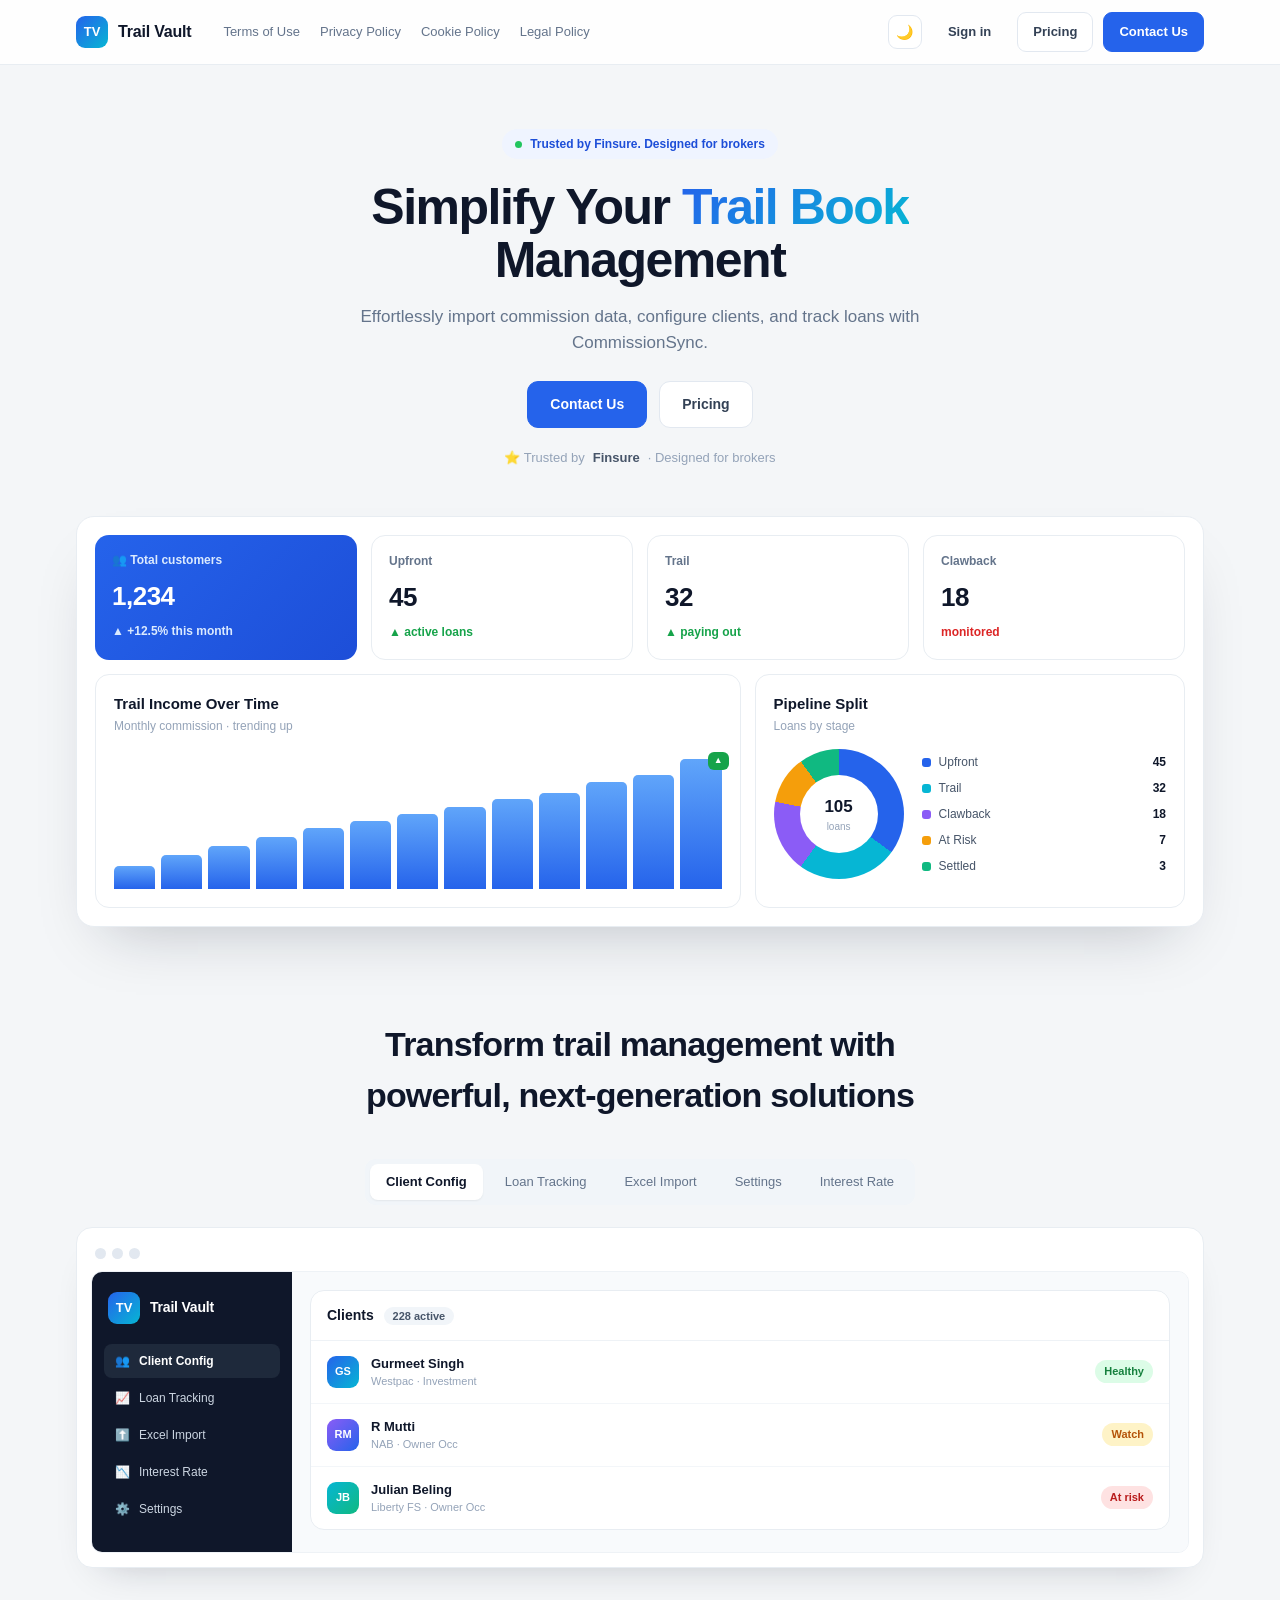
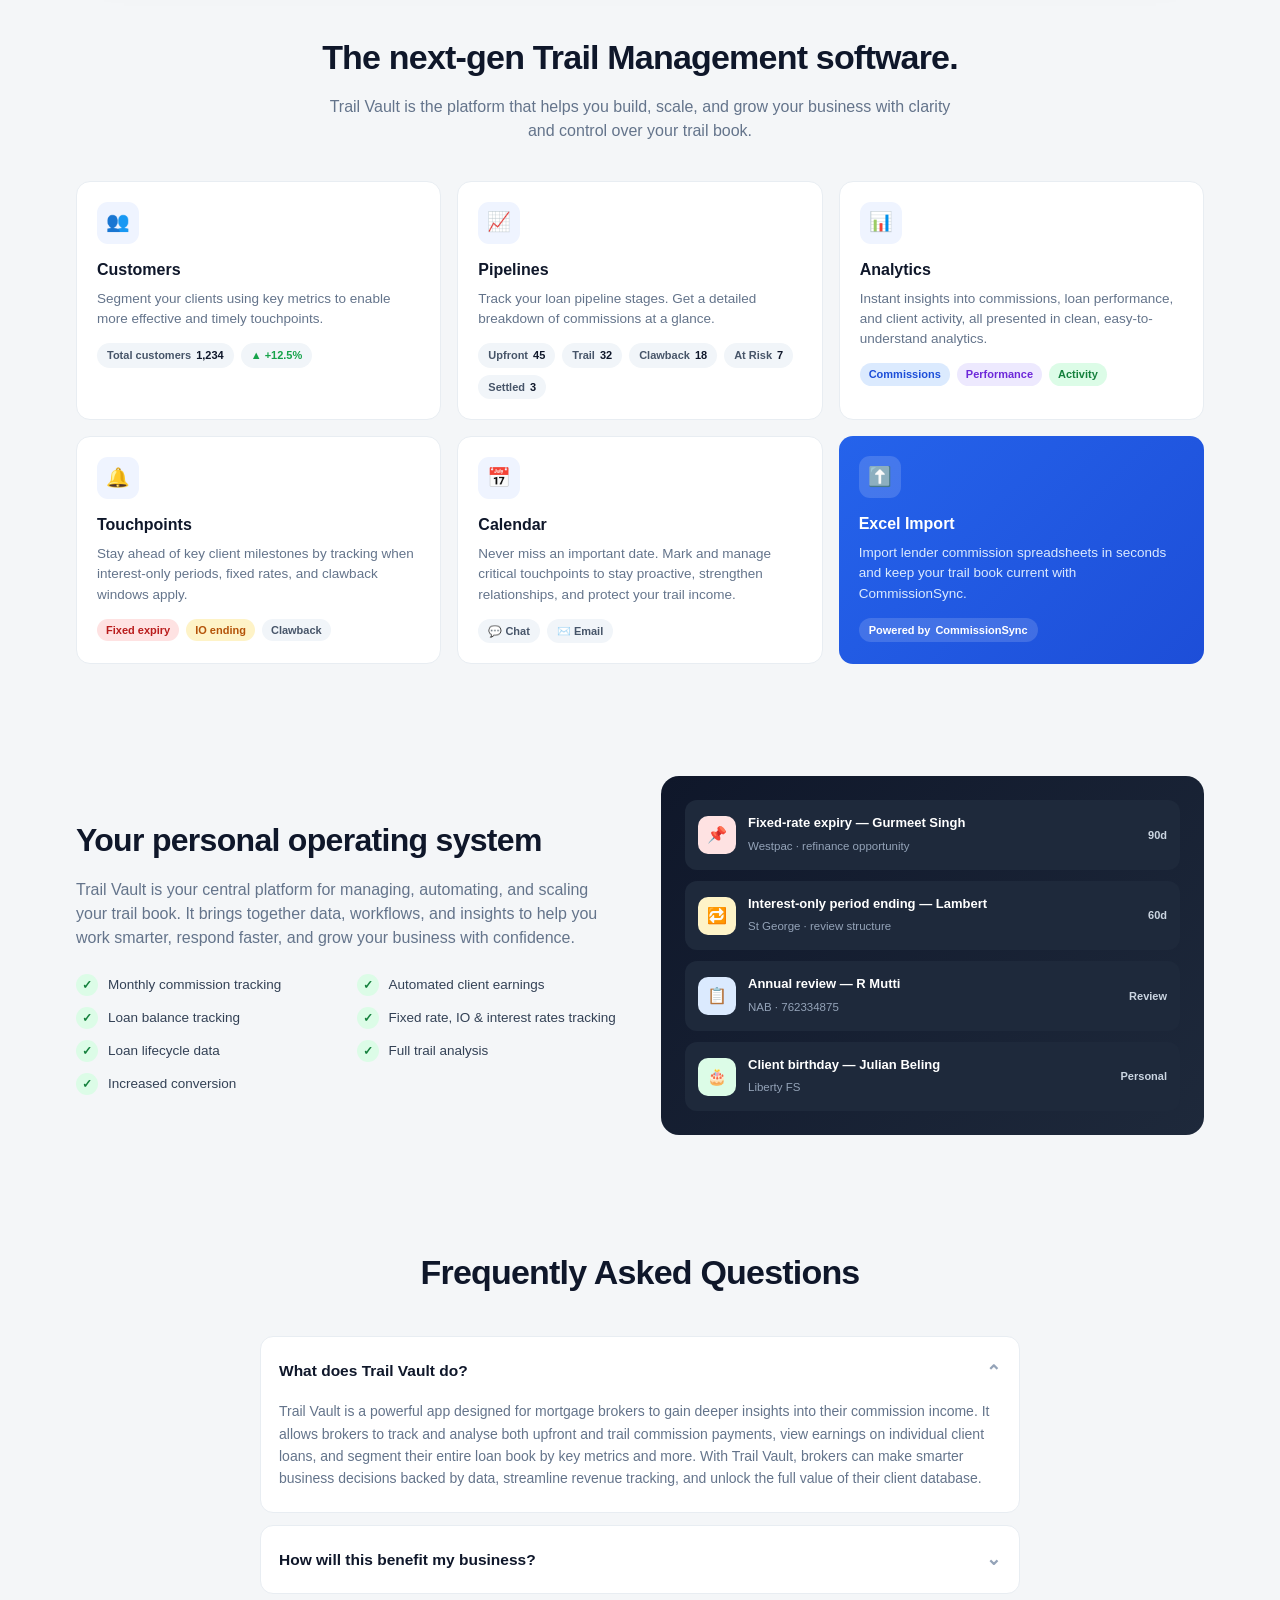
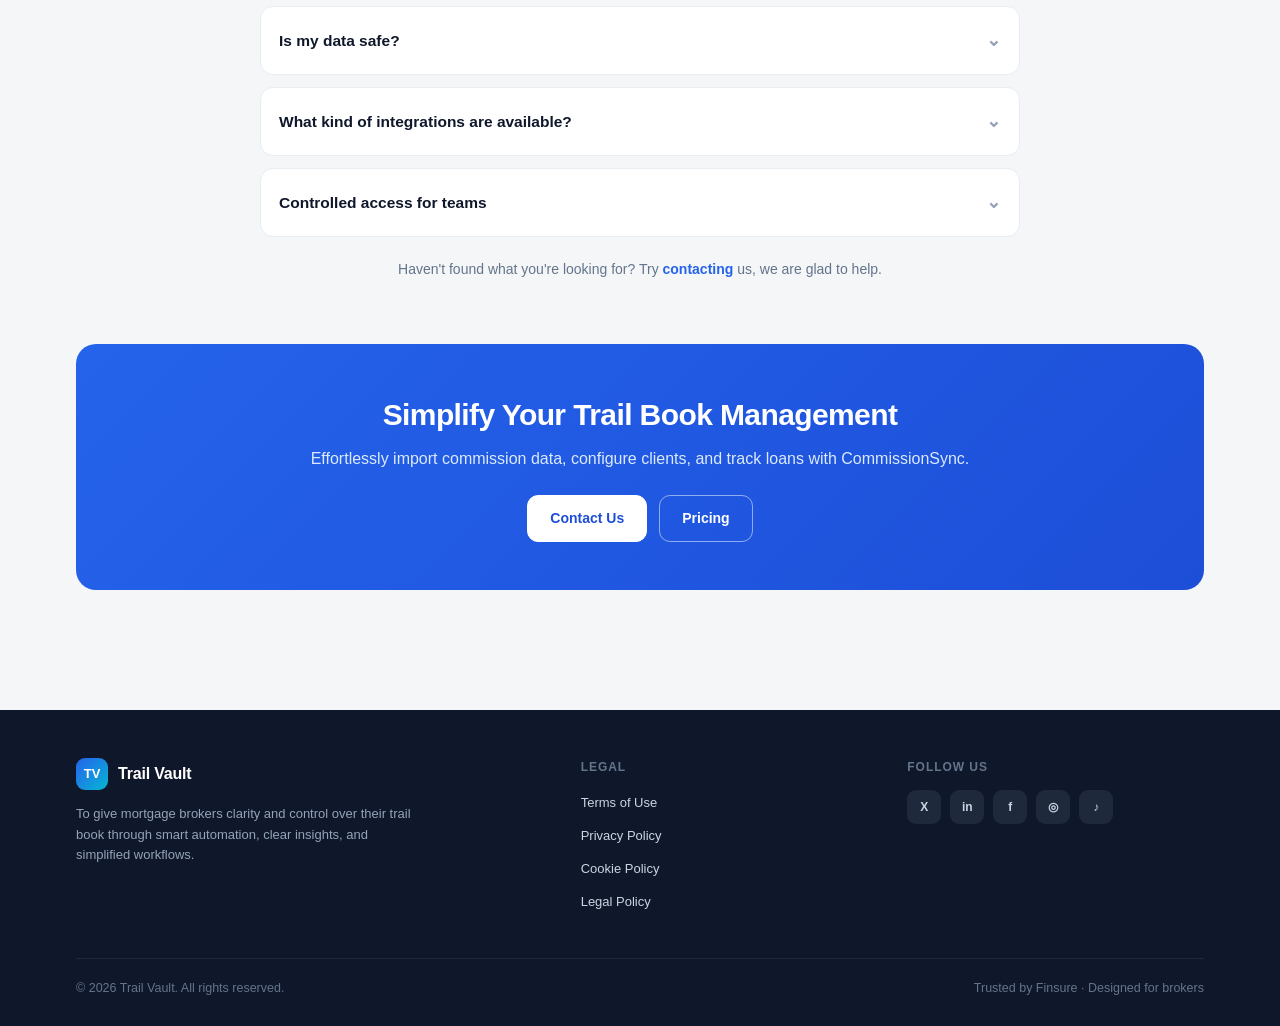
<file: trail-vault-homepage.html>
<!DOCTYPE html>
<html lang="en">
<head>
<meta charset="UTF-8">
<meta name="viewport" content="width=device-width,initial-scale=1">
<title>Trail Vault — Simplify Your Trail Book Management</title>
<style>
*{margin:0;padding:0;box-sizing:border-box;font-family:-apple-system,'Segoe UI',Roboto,Inter,sans-serif}
body{background:#f4f6f8;color:#0f172a;line-height:1.5;overflow-x:hidden}
a{text-decoration:none;color:inherit}
img{max-width:100%}
.wrap{max-width:1180px;margin:0 auto;padding:0 26px}

/* ---------- top nav ---------- */
.nav{position:sticky;top:0;z-index:40;background:rgba(255,255,255,.86);backdrop-filter:blur(10px);border-bottom:1px solid #e8edf2}
.nav .wrap{display:flex;align-items:center;gap:18px;height:64px}
.brand{display:flex;align-items:center;gap:10px}
.brand .logo{width:32px;height:32px;border-radius:9px;background:linear-gradient(135deg,#2563eb,#06b6d4);display:flex;align-items:center;justify-content:center;color:#fff;font-weight:800;font-size:13px}
.brand b{font-size:16px;font-weight:800;letter-spacing:-.2px}
.nav .links{display:flex;gap:20px;margin-left:14px}
.nav .links a{font-size:13px;color:#64748b;font-weight:500}
.nav .links a:hover{color:#0f172a}
.nav .right{margin-left:auto;display:flex;align-items:center;gap:10px}
.theme{width:34px;height:34px;border:1px solid #e2e8f0;border-radius:9px;background:#fff;display:flex;align-items:center;justify-content:center;font-size:14px;cursor:pointer}
.btn{font-size:13px;font-weight:600;padding:9px 15px;border-radius:9px;border:1px solid #e2e8f0;background:#fff;color:#334155;cursor:pointer;display:inline-flex;align-items:center;gap:7px}
.btn:hover{border-color:#cbd5e1}
.btn.primary{background:#2563eb;border-color:#2563eb;color:#fff}
.btn.primary:hover{background:#1d4ed8}
.btn.ghost{background:transparent;border-color:transparent;color:#334155}
.btn.lg{padding:12px 22px;font-size:14px;border-radius:11px}

/* ---------- hero ---------- */
.hero{padding:64px 0 36px}
.eyebrow{display:inline-flex;align-items:center;gap:8px;background:#eff4ff;color:#1d4ed8;font-size:12px;font-weight:600;padding:6px 13px;border-radius:30px;margin-bottom:22px}
.eyebrow i{width:7px;height:7px;border-radius:50%;background:#22c55e}
.hero h1{font-size:50px;line-height:1.05;font-weight:800;letter-spacing:-1.5px;max-width:760px;margin:0 auto;text-align:center}
.hero h1 .grad{background:linear-gradient(135deg,#2563eb,#06b6d4);-webkit-background-clip:text;background-clip:text;color:transparent}
.hero .lead{font-size:17px;color:#64748b;max-width:560px;margin:18px auto 0;text-align:center}
.hero .cta{display:flex;gap:12px;justify-content:center;margin-top:26px}
.hero .trust{display:flex;align-items:center;justify-content:center;gap:8px;margin-top:20px;font-size:13px;color:#94a3b8}
.hero .trust b{color:#475569;font-weight:600}
.heroctr{text-align:center}

/* dashboard preview */
.preview{margin-top:48px;background:#fff;border:1px solid #e8edf2;border-radius:18px;padding:18px;box-shadow:0 30px 60px -30px rgba(15,23,42,.25)}
.kpis{display:grid;grid-template-columns:repeat(4,1fr);gap:14px}
.kpi{background:#fff;border:1px solid #e8edf2;border-radius:14px;padding:16px 17px;position:relative;overflow:hidden}
.kpi .lab{font-size:12px;color:#64748b;font-weight:600;display:flex;align-items:center;gap:6px}
.kpi .val{font-size:26px;font-weight:800;margin-top:8px;letter-spacing:-.5px}
.kpi .delta{font-size:12px;font-weight:600;margin-top:6px;display:inline-flex;gap:4px}
.up{color:#16a34a}.down{color:#dc2626}
.kpi.accent{background:linear-gradient(135deg,#2563eb,#1d4ed8);border:none;color:#fff}
.kpi.accent .lab,.kpi.accent .delta{color:#dbeafe}
.prow{display:grid;grid-template-columns:1.5fr 1fr;gap:14px;margin-top:14px}
.card{background:#fff;border:1px solid #e8edf2;border-radius:14px;padding:18px}
.card h3{font-size:15px;font-weight:700;display:flex;align-items:center;justify-content:space-between}
.card .csub{font-size:12px;color:#94a3b8;margin-top:2px;margin-bottom:14px}
.bars{display:flex;align-items:flex-end;gap:6px;height:140px;margin-top:8px;padding-top:10px}
.bars .b{flex:1;background:linear-gradient(180deg,#60a5fa,#2563eb);border-radius:5px 5px 0 0;position:relative}
.callout{position:absolute;top:-7px;right:-7px;background:#16a34a;color:#fff;font-size:9px;font-weight:700;padding:2px 6px;border-radius:6px}
.donutwrap{display:flex;gap:18px;align-items:center}
.donut{width:130px;height:130px;border-radius:50%;background:conic-gradient(#2563eb 0 35%,#06b6d4 35% 60%,#8b5cf6 60% 78%,#f59e0b 78% 90%,#10b981 90% 100%);position:relative;flex-shrink:0}
.donut::after{content:'';position:absolute;inset:26px;background:#fff;border-radius:50%}
.donut .ctr{position:absolute;inset:0;display:flex;flex-direction:column;align-items:center;justify-content:center;z-index:2}
.donut .ctr b{font-size:17px;font-weight:800}
.donut .ctr small{font-size:10px;color:#94a3b8}
.leg{flex:1;display:grid;gap:8px}
.leg div{font-size:12px;color:#475569;display:flex;align-items:center;gap:8px}
.leg i{width:9px;height:9px;border-radius:3px}
.leg b{margin-left:auto;color:#0f172a}

/* ---------- section heads ---------- */
.section{padding:56px 0}
.shead{text-align:center;max-width:640px;margin:0 auto 38px}
.shead h2{font-size:34px;font-weight:800;letter-spacing:-.8px}
.shead p{font-size:16px;color:#64748b;margin-top:12px}

/* ---------- showcase tabs ---------- */
.tabs{display:flex;gap:6px;background:#f1f5f9;padding:5px;border-radius:11px;width:fit-content;margin:0 auto 22px}
.tabs span{font-size:13px;padding:8px 16px;border-radius:8px;color:#64748b;cursor:pointer;font-weight:500}
.tabs span.on{background:#fff;color:#0f172a;font-weight:600;box-shadow:0 1px 2px rgba(0,0,0,.06)}
.shot{background:#fff;border:1px solid #e8edf2;border-radius:16px;padding:14px;box-shadow:0 20px 40px -28px rgba(15,23,42,.3)}
.shotbar{display:flex;align-items:center;gap:6px;padding:6px 4px 12px}
.shotbar i{width:11px;height:11px;border-radius:50%;background:#e2e8f0}
.shotbody{border:1px solid #eef2f6;border-radius:11px;overflow:hidden}
.shotgrid{display:grid;grid-template-columns:200px 1fr;min-height:280px}
.shotside{background:#0f172a;padding:16px 12px}
.shotside .sb{display:flex;align-items:center;gap:9px;padding:8px 10px;border-radius:8px;color:#cbd5e1;font-size:12px;margin-bottom:3px}
.shotside .sb.on{background:#1e293b;color:#fff;font-weight:600}
.shotside .sb .ic{width:16px;text-align:center}
.shotmain{padding:18px;background:#f8fafc}

/* ---------- feature cards ---------- */
.fgrid{display:grid;grid-template-columns:repeat(3,1fr);gap:16px}
.fcard{background:#fff;border:1px solid #e8edf2;border-radius:14px;padding:20px;transition:.15s}
.fcard:hover{border-color:#c7d6f5;box-shadow:0 14px 30px -22px rgba(37,99,235,.5)}
.fcard .ico{width:42px;height:42px;border-radius:11px;display:flex;align-items:center;justify-content:center;font-size:19px;background:#eff4ff;margin-bottom:14px}
.fcard h3{font-size:16px;font-weight:700}
.fcard p{font-size:13.5px;color:#64748b;margin-top:7px}
.minis{display:flex;flex-wrap:wrap;gap:7px;margin-top:14px}
.statpill{font-size:11px;font-weight:700;padding:4px 10px;border-radius:20px;background:#f1f5f9;color:#475569;display:inline-flex;gap:5px}
.statpill b{color:#0f172a}
.tag{font-size:11px;font-weight:700;padding:3px 9px;border-radius:20px}
.t-red{background:#fee2e2;color:#b91c1c}.t-amber{background:#fef3c7;color:#b45309}
.t-blue{background:#dbeafe;color:#1d4ed8}.t-green{background:#dcfce7;color:#15803d}
.t-grey{background:#f1f5f9;color:#475569}.t-purple{background:#ede9fe;color:#6d28d9}

/* ---------- operating system split ---------- */
.os{display:grid;grid-template-columns:1fr 1fr;gap:42px;align-items:center}
.os h2{font-size:32px;font-weight:800;letter-spacing:-.7px}
.os .lead{font-size:16px;color:#64748b;margin-top:14px}
.checks{display:grid;grid-template-columns:1fr 1fr;gap:11px 18px;margin-top:24px}
.checks div{display:flex;align-items:center;gap:10px;font-size:13.5px;font-weight:500;color:#334155}
.checks .ck{width:22px;height:22px;border-radius:50%;background:#dcfce7;color:#15803d;display:flex;align-items:center;justify-content:center;font-size:12px;flex-shrink:0;font-weight:800}
.osvis{background:linear-gradient(135deg,#0f172a,#1e293b);border-radius:18px;padding:24px;color:#fff}
.osvis .tp{display:flex;align-items:center;gap:12px;padding:13px;background:#1e293b;border-radius:12px;margin-bottom:11px}
.osvis .tp:last-child{margin-bottom:0}
.osvis .dot{width:38px;height:38px;border-radius:10px;display:flex;align-items:center;justify-content:center;font-size:16px;flex-shrink:0}
.osvis .meta b{font-size:13px;display:block}
.osvis .meta small{font-size:11.5px;color:#94a3b8}
.osvis .when{margin-left:auto;font-size:11px;font-weight:600;color:#cbd5e1}

/* ---------- faq ---------- */
.faq{max-width:760px;margin:0 auto}
.faq details{background:#fff;border:1px solid #e8edf2;border-radius:13px;padding:4px 18px;margin-bottom:12px}
.faq summary{list-style:none;cursor:pointer;font-size:15.5px;font-weight:600;padding:16px 0;display:flex;align-items:center;justify-content:space-between}
.faq summary::-webkit-details-marker{display:none}
.faq summary::after{content:'⌄';font-size:18px;color:#94a3b8;transition:.2s}
.faq details[open] summary::after{transform:rotate(180deg)}
.faq details p{font-size:14px;color:#64748b;padding:0 0 18px;line-height:1.6}
.faqnote{text-align:center;font-size:14px;color:#64748b;margin-top:22px}
.faqnote a{color:#2563eb;font-weight:600}

/* ---------- cta banner ---------- */
.ctaband{background:linear-gradient(135deg,#2563eb,#1d4ed8);border-radius:20px;padding:48px 40px;text-align:center;color:#fff}
.ctaband h2{font-size:30px;font-weight:800;letter-spacing:-.6px}
.ctaband p{color:#dbeafe;font-size:16px;margin-top:10px}
.ctaband .cta{display:flex;gap:12px;justify-content:center;margin-top:24px}
.ctaband .btn{background:#fff;border-color:#fff;color:#1d4ed8}
.ctaband .btn.ghost{background:transparent;border:1px solid rgba(255,255,255,.5);color:#fff}

/* ---------- footer ---------- */
.foot{background:#0f172a;color:#cbd5e1;margin-top:64px;padding:48px 0 28px}
.foot .top{display:grid;grid-template-columns:1.6fr 1fr 1fr;gap:30px}
.foot .brand b{color:#fff}
.foot .mission{font-size:13px;color:#94a3b8;margin-top:14px;max-width:340px;line-height:1.6}
.foot h4{font-size:12px;text-transform:uppercase;letter-spacing:.08em;color:#64748b;font-weight:700;margin-bottom:14px}
.foot ul{list-style:none}
.foot ul li{margin-bottom:9px}
.foot ul a{font-size:13px;color:#cbd5e1}
.foot ul a:hover{color:#fff}
.foot .social{display:flex;gap:9px;margin-top:6px}
.foot .social a{width:34px;height:34px;border-radius:9px;background:#1e293b;display:flex;align-items:center;justify-content:center;font-size:12px;font-weight:600}
.foot .social a:hover{background:#2563eb;color:#fff}
.foot .bar{border-top:1px solid #1e293b;margin-top:36px;padding-top:20px;display:flex;justify-content:space-between;align-items:center;font-size:12.5px;color:#64748b;flex-wrap:wrap;gap:10px}

/* ---------- responsive ---------- */
/* tablets / small laptops */
@media(max-width:980px){
  .nav .links{display:none}
  .kpis,.fgrid{grid-template-columns:repeat(2,1fr)}
  .prow,.os{grid-template-columns:1fr}
  .os{gap:30px}
  .shotgrid{grid-template-columns:1fr}
  .shotside{display:none}
  .hero h1{font-size:40px}
  .shead h2,.os h2{font-size:30px}
  .foot .top{grid-template-columns:1fr 1fr}
}
/* large phones */
@media(max-width:680px){
  .wrap{padding:0 18px}
  .nav .wrap{height:58px;gap:10px}
  .nav .btn:not(.primary),.theme{display:none}      /* keep only the primary CTA in the bar */
  .hero{padding:44px 0 24px}
  .hero h1{font-size:32px;letter-spacing:-1px}
  .hero .lead{font-size:15px}
  .hero .cta{flex-direction:column;align-items:stretch}
  .hero .cta .btn{justify-content:center}
  /* keep the hero dashboard graphic compact, not a tall single column */
  .preview{margin-top:32px;padding:11px;border-radius:14px}
  .preview .kpis{gap:10px}
  .preview .prow{gap:10px}
  .kpi{padding:12px 13px}
  .kpi .lab{font-size:11px}
  .kpi .val{font-size:20px;margin-top:5px}
  .kpi .delta{font-size:11px;margin-top:4px}
  .card{padding:14px}
  .bars{height:100px}
  .section{padding:40px 0}
  .shead{margin-bottom:28px}
  .shead h2,.os h2{font-size:25px}
  .shead p,.os .lead{font-size:15px}
  .tabs{width:100%;justify-content:flex-start;overflow-x:auto;-webkit-overflow-scrolling:touch}
  .tabs span{white-space:nowrap}
  .checks{grid-template-columns:1fr}
  .ctaband{padding:34px 22px}
  .ctaband h2{font-size:24px}
  .ctaband p{font-size:15px}
  .ctaband .cta{flex-direction:column;align-items:stretch}
  .foot{margin-top:44px}
  .foot .top{grid-template-columns:1fr;gap:26px}
  .foot .bar{justify-content:flex-start}
}
/* small phones */
@media(max-width:430px){
  .fgrid{grid-template-columns:1fr}          /* feature cards stack; KPIs stay 2-up to keep the graphic short */
  .kpis{grid-template-columns:repeat(2,1fr)}
  .hero h1{font-size:28px}
  .donut{width:112px;height:112px}
  .donut::after{inset:22px}
  .donutwrap{gap:14px}
}
</style>
</head>
<body>

<!-- ===== NAV ===== -->
<header class="nav">
  <div class="wrap">
    <a class="brand"><span class="logo">TV</span><b>Trail Vault</b></a>
    <nav class="links">
      <a>Terms of Use</a>
      <a>Privacy Policy</a>
      <a>Cookie Policy</a>
      <a>Legal Policy</a>
    </nav>
    <div class="right">
      <div class="theme" title="Toggle theme">🌙</div>
      <a class="btn ghost">Sign in</a>
      <a class="btn">Pricing</a>
      <a class="btn primary">Contact Us</a>
    </div>
  </div>
</header>

<!-- ===== HERO ===== -->
<section class="hero">
  <div class="wrap heroctr">
    <span class="eyebrow"><i></i>Trusted by Finsure. Designed for brokers</span>
    <h1>Simplify Your <span class="grad">Trail Book</span> Management</h1>
    <p class="lead">Effortlessly import commission data, configure clients, and track loans with CommissionSync.</p>
    <div class="cta">
      <a class="btn primary lg">Contact Us</a>
      <a class="btn lg">Pricing</a>
    </div>
    <div class="trust">⭐ Trusted by <b>Finsure</b> · Designed for brokers</div>

    <!-- dashboard preview -->
    <div class="preview" style="text-align:left">
      <div class="kpis">
        <div class="kpi accent">
          <div class="lab">👥 Total customers</div>
          <div class="val">1,234</div>
          <div class="delta">▲ +12.5% this month</div>
        </div>
        <div class="kpi">
          <div class="lab">Upfront</div>
          <div class="val">45</div>
          <div class="delta up">▲ active loans</div>
        </div>
        <div class="kpi">
          <div class="lab">Trail</div>
          <div class="val">32</div>
          <div class="delta up">▲ paying out</div>
        </div>
        <div class="kpi">
          <div class="lab">Clawback</div>
          <div class="val">18</div>
          <div class="delta down">monitored</div>
        </div>
      </div>
      <div class="prow">
        <div class="card">
          <h3>Trail Income Over Time</h3>
          <div class="csub">Monthly commission · trending up</div>
          <div class="bars">
            <div class="b" style="height:18%"></div><div class="b" style="height:26%"></div>
            <div class="b" style="height:33%"></div><div class="b" style="height:40%"></div>
            <div class="b" style="height:47%"></div><div class="b" style="height:52%"></div>
            <div class="b" style="height:58%"></div><div class="b" style="height:63%"></div>
            <div class="b" style="height:69%"></div><div class="b" style="height:74%"></div>
            <div class="b" style="height:82%"></div><div class="b" style="height:88%"></div>
            <div class="b" style="height:100%"><div class="callout">▲</div></div>
          </div>
        </div>
        <div class="card">
          <h3>Pipeline Split</h3>
          <div class="csub">Loans by stage</div>
          <div class="donutwrap">
            <div class="donut"><div class="ctr"><b>105</b><small>loans</small></div></div>
            <div class="leg">
              <div><i style="background:#2563eb"></i>Upfront<b>45</b></div>
              <div><i style="background:#06b6d4"></i>Trail<b>32</b></div>
              <div><i style="background:#8b5cf6"></i>Clawback<b>18</b></div>
              <div><i style="background:#f59e0b"></i>At Risk<b>7</b></div>
              <div><i style="background:#10b981"></i>Settled<b>3</b></div>
            </div>
          </div>
        </div>
      </div>
    </div>
  </div>
</section>

<!-- ===== SHOWCASE TABS ===== -->
<section class="section">
  <div class="wrap">
    <div class="shead">
      <h2>Transform trail management with powerful, next-generation solutions</h2>
    </div>
    <div class="tabs">
      <span class="on">Client Config</span>
      <span>Loan Tracking</span>
      <span>Excel Import</span>
      <span>Settings</span>
      <span>Interest Rate</span>
    </div>
    <div class="shot">
      <div class="shotbar"><i></i><i></i><i></i></div>
      <div class="shotbody">
        <div class="shotgrid">
          <div class="shotside">
            <div class="brand" style="margin-bottom:16px;padding:4px"><span class="logo">TV</span><b style="color:#fff;font-size:14px">Trail Vault</b></div>
            <div class="sb on"><span class="ic">👥</span>Client Config</div>
            <div class="sb"><span class="ic">📈</span>Loan Tracking</div>
            <div class="sb"><span class="ic">⬆️</span>Excel Import</div>
            <div class="sb"><span class="ic">📉</span>Interest Rate</div>
            <div class="sb"><span class="ic">⚙️</span>Settings</div>
          </div>
          <div class="shotmain">
            <div class="card" style="padding:0;border:1px solid #e8edf2">
              <div style="padding:14px 16px;font-weight:700;font-size:14px;border-bottom:1px solid #eef2f6">Clients <span class="tag t-grey" style="margin-left:6px">228 active</span></div>
              <div style="display:flex;align-items:center;gap:12px;padding:13px 16px;border-bottom:1px solid #f3f6f9;font-size:13px">
                <span class="av" style="width:32px;height:32px;border-radius:9px;background:linear-gradient(135deg,#2563eb,#06b6d4);color:#fff;display:flex;align-items:center;justify-content:center;font-weight:700;font-size:11px">GS</span>
                <div><b>Gurmeet Singh</b><div style="color:#94a3b8;font-size:11px">Westpac · Investment</div></div>
                <span class="tag t-green" style="margin-left:auto">Healthy</span>
              </div>
              <div style="display:flex;align-items:center;gap:12px;padding:13px 16px;border-bottom:1px solid #f3f6f9;font-size:13px">
                <span class="av" style="width:32px;height:32px;border-radius:9px;background:linear-gradient(135deg,#8b5cf6,#2563eb);color:#fff;display:flex;align-items:center;justify-content:center;font-weight:700;font-size:11px">RM</span>
                <div><b>R Mutti</b><div style="color:#94a3b8;font-size:11px">NAB · Owner Occ</div></div>
                <span class="tag t-amber" style="margin-left:auto">Watch</span>
              </div>
              <div style="display:flex;align-items:center;gap:12px;padding:13px 16px;font-size:13px">
                <span class="av" style="width:32px;height:32px;border-radius:9px;background:linear-gradient(135deg,#06b6d4,#10b981);color:#fff;display:flex;align-items:center;justify-content:center;font-weight:700;font-size:11px">JB</span>
                <div><b>Julian Beling</b><div style="color:#94a3b8;font-size:11px">Liberty FS · Owner Occ</div></div>
                <span class="tag t-red" style="margin-left:auto">At risk</span>
              </div>
            </div>
          </div>
        </div>
      </div>
    </div>
  </div>
</section>

<!-- ===== FEATURE CARDS ===== -->
<section class="section" style="padding-top:8px">
  <div class="wrap">
    <div class="shead">
      <h2>The next-gen Trail Management software.</h2>
      <p>Trail Vault is the platform that helps you build, scale, and grow your business with clarity and control over your trail book.</p>
    </div>
    <div class="fgrid">
      <div class="fcard">
        <div class="ico">👥</div>
        <h3>Customers</h3>
        <p>Segment your clients using key metrics to enable more effective and timely touchpoints.</p>
        <div class="minis">
          <span class="statpill">Total customers <b>1,234</b></span>
          <span class="statpill" style="color:#16a34a">▲ +12.5%</span>
        </div>
      </div>
      <div class="fcard">
        <div class="ico">📈</div>
        <h3>Pipelines</h3>
        <p>Track your loan pipeline stages. Get a detailed breakdown of commissions at a glance.</p>
        <div class="minis">
          <span class="statpill">Upfront <b>45</b></span>
          <span class="statpill">Trail <b>32</b></span>
          <span class="statpill">Clawback <b>18</b></span>
          <span class="statpill">At Risk <b>7</b></span>
          <span class="statpill">Settled <b>3</b></span>
        </div>
      </div>
      <div class="fcard">
        <div class="ico">📊</div>
        <h3>Analytics</h3>
        <p>Instant insights into commissions, loan performance, and client activity, all presented in clean, easy-to-understand analytics.</p>
        <div class="minis">
          <span class="tag t-blue">Commissions</span>
          <span class="tag t-purple">Performance</span>
          <span class="tag t-green">Activity</span>
        </div>
      </div>
      <div class="fcard">
        <div class="ico">🔔</div>
        <h3>Touchpoints</h3>
        <p>Stay ahead of key client milestones by tracking when interest-only periods, fixed rates, and clawback windows apply.</p>
        <div class="minis">
          <span class="tag t-red">Fixed expiry</span>
          <span class="tag t-amber">IO ending</span>
          <span class="tag t-grey">Clawback</span>
        </div>
      </div>
      <div class="fcard">
        <div class="ico">📅</div>
        <h3>Calendar</h3>
        <p>Never miss an important date. Mark and manage critical touchpoints to stay proactive, strengthen relationships, and protect your trail income.</p>
        <div class="minis">
          <span class="statpill">💬 Chat</span>
          <span class="statpill">✉️ Email</span>
        </div>
      </div>
      <div class="fcard" style="background:linear-gradient(135deg,#2563eb,#1d4ed8);border:none;color:#fff">
        <div class="ico" style="background:rgba(255,255,255,.15)">⬆️</div>
        <h3 style="color:#fff">Excel Import</h3>
        <p style="color:#dbeafe">Import lender commission spreadsheets in seconds and keep your trail book current with CommissionSync.</p>
        <div class="minis"><span class="statpill" style="background:rgba(255,255,255,.15);color:#fff">Powered by <b style="color:#fff">CommissionSync</b></span></div>
      </div>
    </div>
  </div>
</section>

<!-- ===== OPERATING SYSTEM ===== -->
<section class="section">
  <div class="wrap os">
    <div>
      <h2>Your personal operating system</h2>
      <p class="lead">Trail Vault is your central platform for managing, automating, and scaling your trail book. It brings together data, workflows, and insights to help you work smarter, respond faster, and grow your business with confidence.</p>
      <div class="checks">
        <div><span class="ck">✓</span>Monthly commission tracking</div>
        <div><span class="ck">✓</span>Automated client earnings</div>
        <div><span class="ck">✓</span>Loan balance tracking</div>
        <div><span class="ck">✓</span>Fixed rate, IO &amp; interest rates tracking</div>
        <div><span class="ck">✓</span>Loan lifecycle data</div>
        <div><span class="ck">✓</span>Full trail analysis</div>
        <div><span class="ck">✓</span>Increased conversion</div>
      </div>
    </div>
    <div class="osvis">
      <div class="tp">
        <div class="dot" style="background:#fee2e2">📌</div>
        <div class="meta"><b>Fixed-rate expiry — Gurmeet Singh</b><small>Westpac · refinance opportunity</small></div>
        <div class="when">90d</div>
      </div>
      <div class="tp">
        <div class="dot" style="background:#fef3c7">🔁</div>
        <div class="meta"><b>Interest-only period ending — Lambert</b><small>St George · review structure</small></div>
        <div class="when">60d</div>
      </div>
      <div class="tp">
        <div class="dot" style="background:#dbeafe">📋</div>
        <div class="meta"><b>Annual review — R Mutti</b><small>NAB · 762334875</small></div>
        <div class="when">Review</div>
      </div>
      <div class="tp">
        <div class="dot" style="background:#dcfce7">🎂</div>
        <div class="meta"><b>Client birthday — Julian Beling</b><small>Liberty FS</small></div>
        <div class="when">Personal</div>
      </div>
    </div>
  </div>
</section>

<!-- ===== FAQ ===== -->
<section class="section">
  <div class="wrap">
    <div class="shead"><h2>Frequently Asked Questions</h2></div>
    <div class="faq">
      <details open>
        <summary>What does Trail Vault do?</summary>
        <p>Trail Vault is a powerful app designed for mortgage brokers to gain deeper insights into their commission income. It allows brokers to track and analyse both upfront and trail commission payments, view earnings on individual client loans, and segment their entire loan book by key metrics and more. With Trail Vault, brokers can make smarter business decisions backed by data, streamline revenue tracking, and unlock the full value of their client database.</p>
      </details>
      <details>
        <summary>How will this benefit my business?</summary>
        <p>Trail Vault helps mortgage brokers boost profitability and client retention by turning commission data into actionable insights. Track earnings, spot portfolio trends, and optimise your loan book with ease. Smart alerts keep you ahead of key loan changes and client milestones, so you can engage at the right time and maximise long-term value. With Trail Vault, you run a smarter, more efficient, and more client-focused business.</p>
      </details>
      <details>
        <summary>Is my data safe?</summary>
        <p>Yes, your data is protected with industry-standard security measures to ensure it remains safe and confidential. Trail Vault uses encrypted servers and secure protocols to safeguard all your information, and account access is secured with multi-factor authentication (including two-factor authentication) for an added layer of protection. We take data privacy seriously and continuously monitor our systems to keep your client and commission data secure at all times.</p>
      </details>
      <details>
        <summary>What kind of integrations are available?</summary>
        <p>Trail Vault integrates effortlessly with both Microsoft and Gmail platforms, allowing brokers to sync calendars, set automated reminders, and manage client communication directly from their preferred email and scheduling tools. Whether you're using Outlook or Google Workspace, Trail Vault works in the background to streamline workflows, schedule follow-ups, and ensure key client milestones are never missed — all without switching between multiple apps.</p>
      </details>
      <details>
        <summary>Controlled access for teams</summary>
        <p>Trail Vault offers flexible user permissions, giving head brokers full control over who sees what. Staff can be granted access to upload data, manage client information, and perform day-to-day tasks, while sensitive data like revenue figures, trail commissions, or client performance metrics can be restricted. This ensures your team stays productive without compromising confidentiality or business critical insights.</p>
      </details>
    </div>
    <div class="faqnote">Haven't found what you're looking for? Try <a>contacting</a> us, we are glad to help.</div>
  </div>
</section>

<!-- ===== CTA BAND ===== -->
<section class="section" style="padding-top:8px">
  <div class="wrap">
    <div class="ctaband">
      <h2>Simplify Your Trail Book Management</h2>
      <p>Effortlessly import commission data, configure clients, and track loans with CommissionSync.</p>
      <div class="cta">
        <a class="btn lg">Contact Us</a>
        <a class="btn ghost lg">Pricing</a>
      </div>
    </div>
  </div>
</section>

<!-- ===== FOOTER ===== -->
<footer class="foot">
  <div class="wrap">
    <div class="top">
      <div>
        <a class="brand"><span class="logo">TV</span><b>Trail Vault</b></a>
        <p class="mission">To give mortgage brokers clarity and control over their trail book through smart automation, clear insights, and simplified workflows.</p>
      </div>
      <div>
        <h4>Legal</h4>
        <ul>
          <li><a>Terms of Use</a></li>
          <li><a>Privacy Policy</a></li>
          <li><a>Cookie Policy</a></li>
          <li><a>Legal Policy</a></li>
        </ul>
      </div>
      <div>
        <h4>Follow us</h4>
        <div class="social">
          <a title="X (formerly Twitter)">X</a>
          <a title="LinkedIn">in</a>
          <a title="Facebook">f</a>
          <a title="Instagram">◎</a>
          <a title="TikTok">♪</a>
        </div>
      </div>
    </div>
    <div class="bar">
      <span>© 2026 Trail Vault. All rights reserved.</span>
      <span>Trusted by Finsure · Designed for brokers</span>
    </div>
  </div>
</footer>

</body>
</html>
</file>
